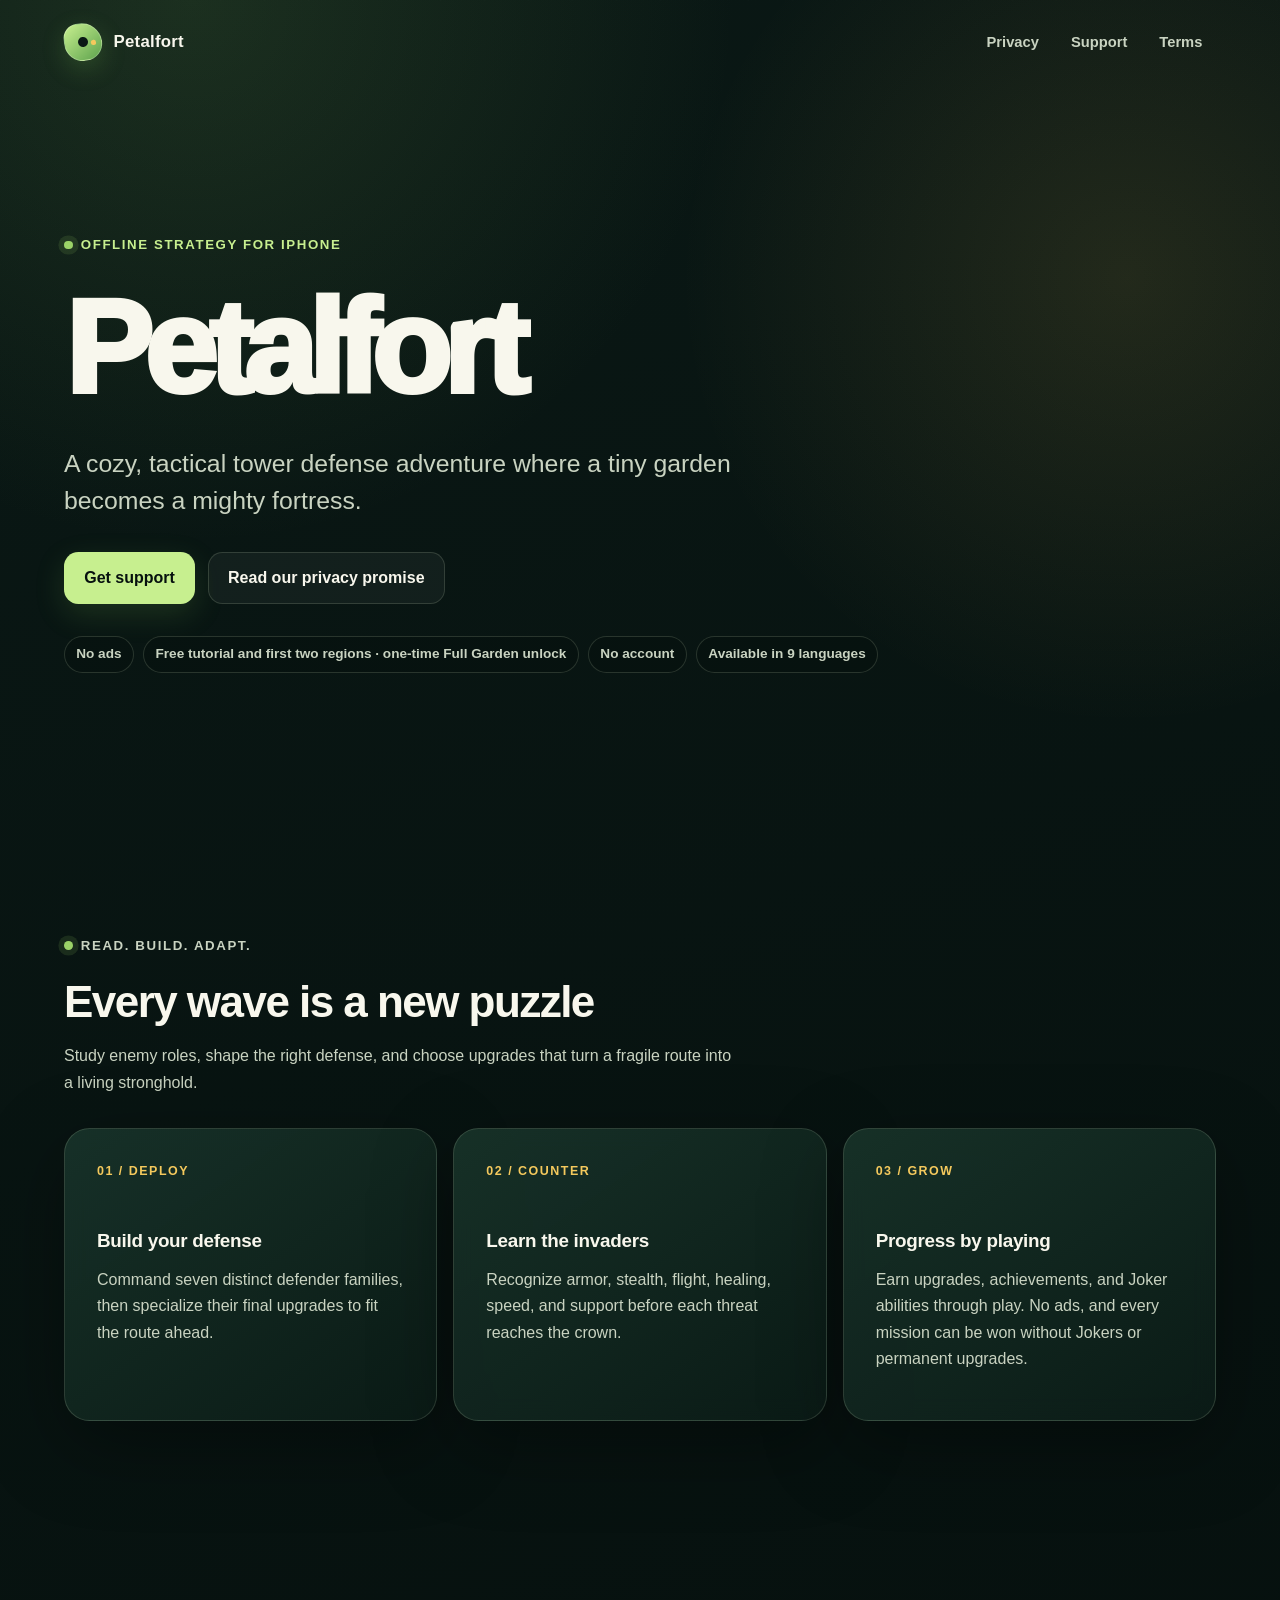
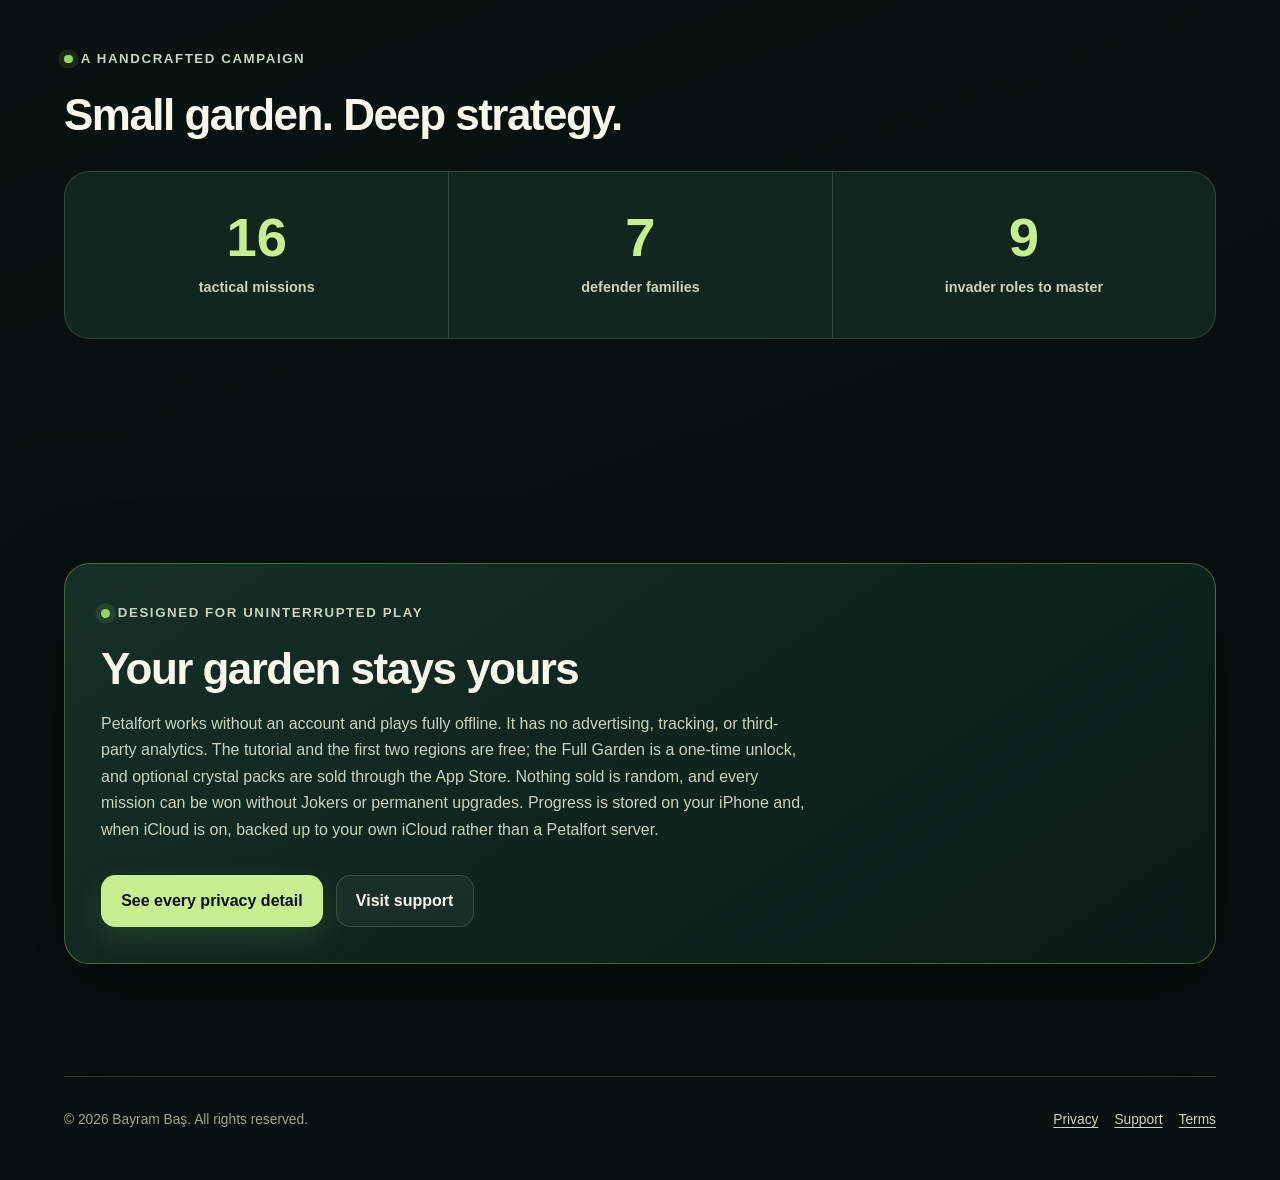
<file: index.html>
<!doctype html>
<html lang="en">
<head>
  <meta charset="utf-8">
  <meta name="viewport" content="width=device-width, initial-scale=1">
  <meta name="description" content="Meet Petalfort, an offline tower defense game for iPhone with 16 tactical missions, seven defender families, no ads, and a free tutorial and first two regions.">
  <meta name="theme-color" content="#0a1815">
  <meta name="robots" content="index,follow,max-image-preview:large">
  <meta http-equiv="Content-Security-Policy" content="default-src 'none'; style-src 'self'; img-src 'self' data:; base-uri 'none'; form-action 'none'; frame-ancestors 'none'">
  <title>Petalfort — Offline Tower Defense for iPhone</title>
  <link rel="canonical" href="https://bayrambas255.github.io/petalfort/">
  <link rel="alternate" hreflang="en" href="https://bayrambas255.github.io/petalfort/">
  <link rel="alternate" hreflang="x-default" href="https://bayrambas255.github.io/petalfort/">
  <link rel="stylesheet" href="assets/styles.css">
  <link rel="icon" href="favicon.svg" type="image/svg+xml">
  <meta property="og:type" content="website">
  <meta property="og:site_name" content="Petalfort">
  <meta property="og:title" content="Petalfort — Offline Tower Defense for iPhone">
  <meta property="og:description" content="Build a living fortress and outsmart every wave across 16 handcrafted missions.">
  <meta property="og:url" content="https://bayrambas255.github.io/petalfort/">
  <meta property="og:locale" content="en_US">
</head>
<body>
  <a class="skip-link" href="#main-content">Skip to main content</a>
  <header class="site-header">
    <a class="brand" href="./" aria-label="Petalfort home">
      <span class="brand-mark" aria-hidden="true"></span>
      <span>Petalfort</span>
    </a>
    <nav aria-label="Primary navigation">
      <ul class="site-nav">
        <li><a href="privacy/">Privacy</a></li>
        <li><a href="support/">Support</a></li>
        <li><a href="terms/">Terms</a></li>
      </ul>
    </nav>
  </header>

  <main id="main-content">
    <section class="hero" aria-labelledby="hero-title">
      <div class="hero-inner">
        <p class="eyebrow">Offline strategy for iPhone</p>
        <h1 id="hero-title">Petalfort</h1>
        <p class="hero-lede">A cozy, tactical tower defense adventure where a tiny garden becomes a mighty fortress.</p>
        <div class="hero-actions">
          <a class="button" href="support/">Get support</a>
          <a class="button button-secondary" href="privacy/">Read our privacy promise</a>
        </div>
        <ul class="trust-list" aria-label="Product highlights">
          <li>No ads</li>
          <li>Free tutorial and first two regions · one-time Full Garden unlock</li>
          <li>No account</li>
          <li>Available in 9 languages</li>
        </ul>
      </div>
    </section>

    <section class="section" aria-labelledby="defense-title">
      <div class="section-intro">
        <p class="eyebrow">Read. Build. Adapt.</p>
        <h2 id="defense-title">Every wave is a new puzzle</h2>
        <p>Study enemy roles, shape the right defense, and choose upgrades that turn a fragile route into a living stronghold.</p>
      </div>
      <div class="card-grid">
        <article class="card">
          <span class="card-index" aria-hidden="true">01 / DEPLOY</span>
          <h3>Build your defense</h3>
          <p>Command seven distinct defender families, then specialize their final upgrades to fit the route ahead.</p>
        </article>
        <article class="card">
          <span class="card-index" aria-hidden="true">02 / COUNTER</span>
          <h3>Learn the invaders</h3>
          <p>Recognize armor, stealth, flight, healing, speed, and support before each threat reaches the crown.</p>
        </article>
        <article class="card">
          <span class="card-index" aria-hidden="true">03 / GROW</span>
          <h3>Progress by playing</h3>
          <p>Earn upgrades, achievements, and Joker abilities through play. No ads, and every mission can be won without Jokers or permanent upgrades.</p>
        </article>
      </div>
    </section>

    <section class="section" aria-labelledby="campaign-title">
      <div class="section-intro">
        <p class="eyebrow">A handcrafted campaign</p>
        <h2 id="campaign-title">Small garden. Deep strategy.</h2>
      </div>
      <div class="fact-band" aria-label="Campaign facts">
        <div class="fact"><strong>16</strong><span>tactical missions</span></div>
        <div class="fact"><strong>7</strong><span>defender families</span></div>
        <div class="fact"><strong>9</strong><span>invader roles to master</span></div>
      </div>
    </section>

    <section class="section" aria-labelledby="privacy-first-title">
      <div class="callout">
        <p class="eyebrow">Designed for uninterrupted play</p>
        <h2 id="privacy-first-title">Your garden stays yours</h2>
        <p>Petalfort works without an account and plays fully offline. It has no advertising, tracking, or third-party analytics. The tutorial and the first two regions are free; the Full Garden is a one-time unlock, and optional crystal packs are sold through the App Store. Nothing sold is random, and every mission can be won without Jokers or permanent upgrades. Progress is stored on your iPhone and, when iCloud is on, backed up to your own iCloud rather than a Petalfort server.</p>
        <div class="hero-actions">
          <a class="button" href="privacy/">See every privacy detail</a>
          <a class="button button-secondary" href="support/">Visit support</a>
        </div>
      </div>
    </section>
  </main>

  <footer class="site-footer">
    <span>© 2026 Bayram Baş. All rights reserved.</span>
    <ul class="footer-links">
      <li><a href="privacy/">Privacy</a></li>
      <li><a href="support/">Support</a></li>
      <li><a href="terms/">Terms</a></li>
    </ul>
  </footer>
</body>
</html>
</file>
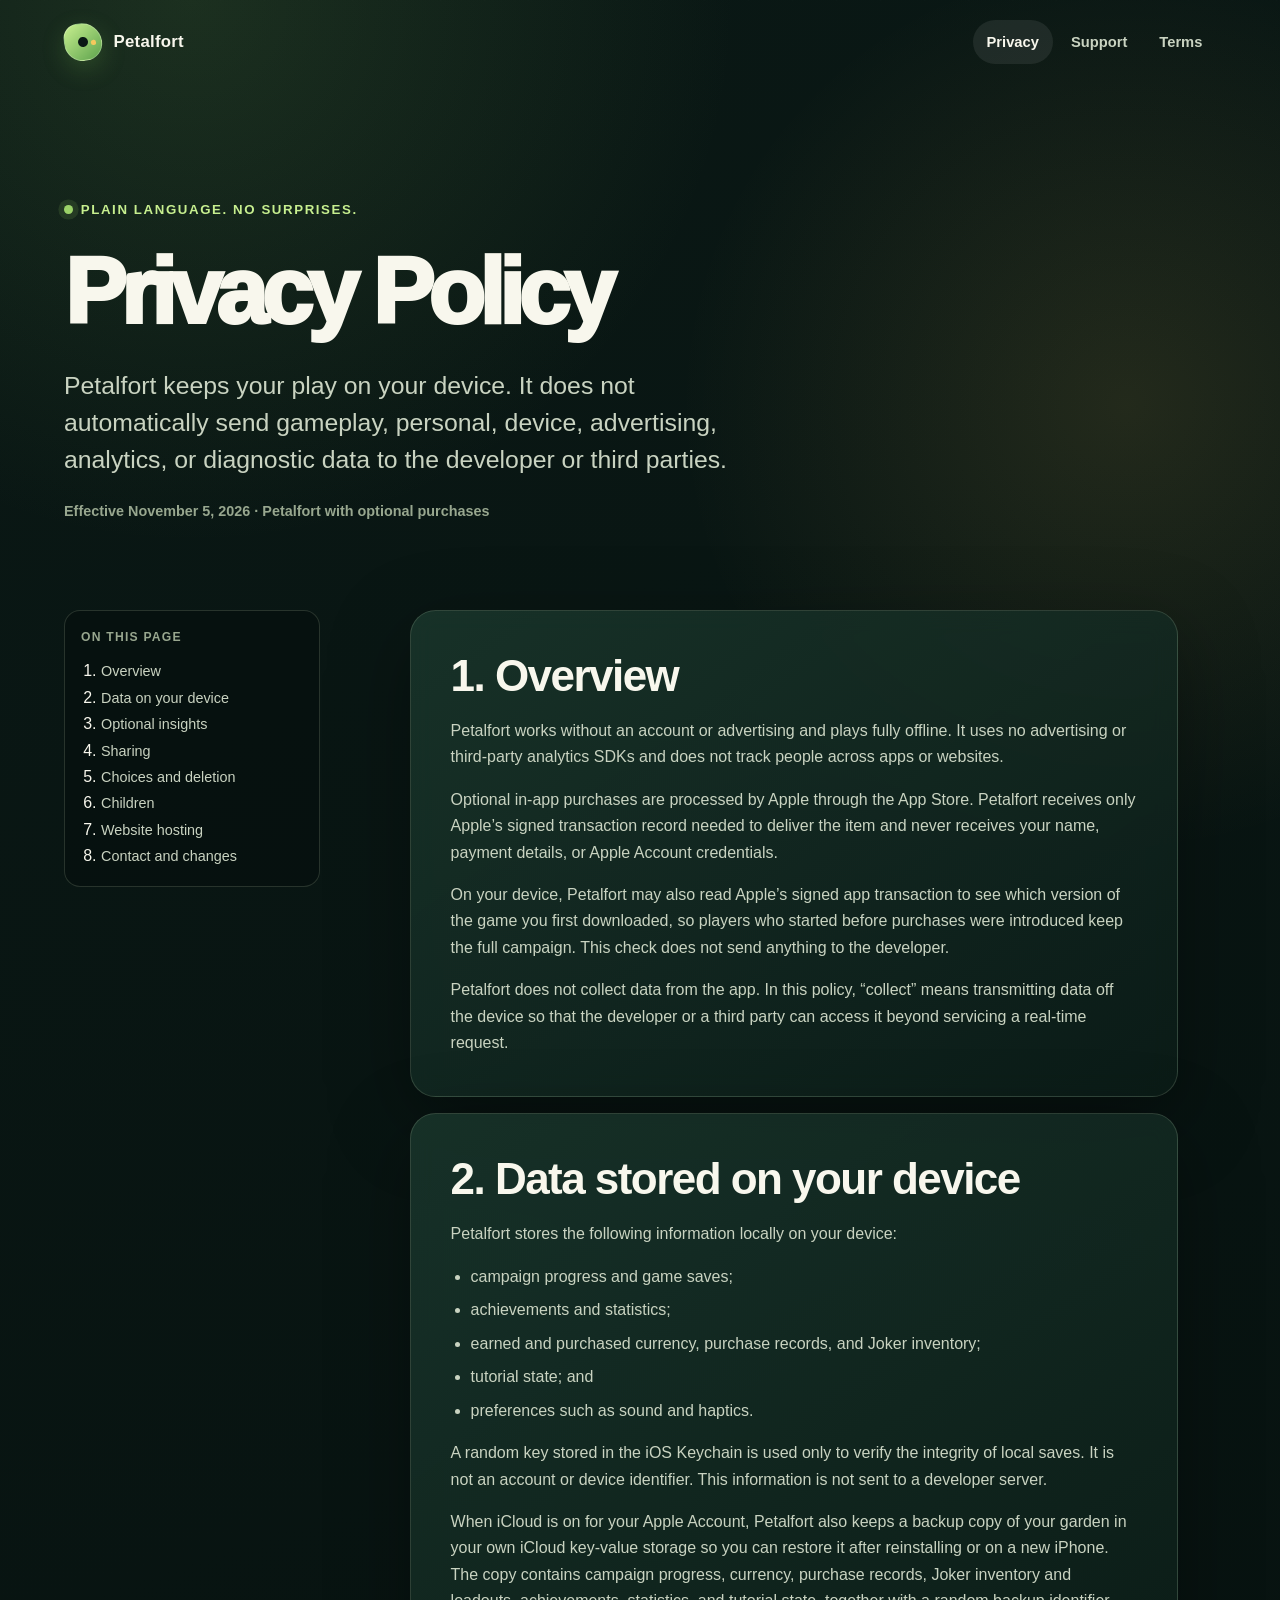
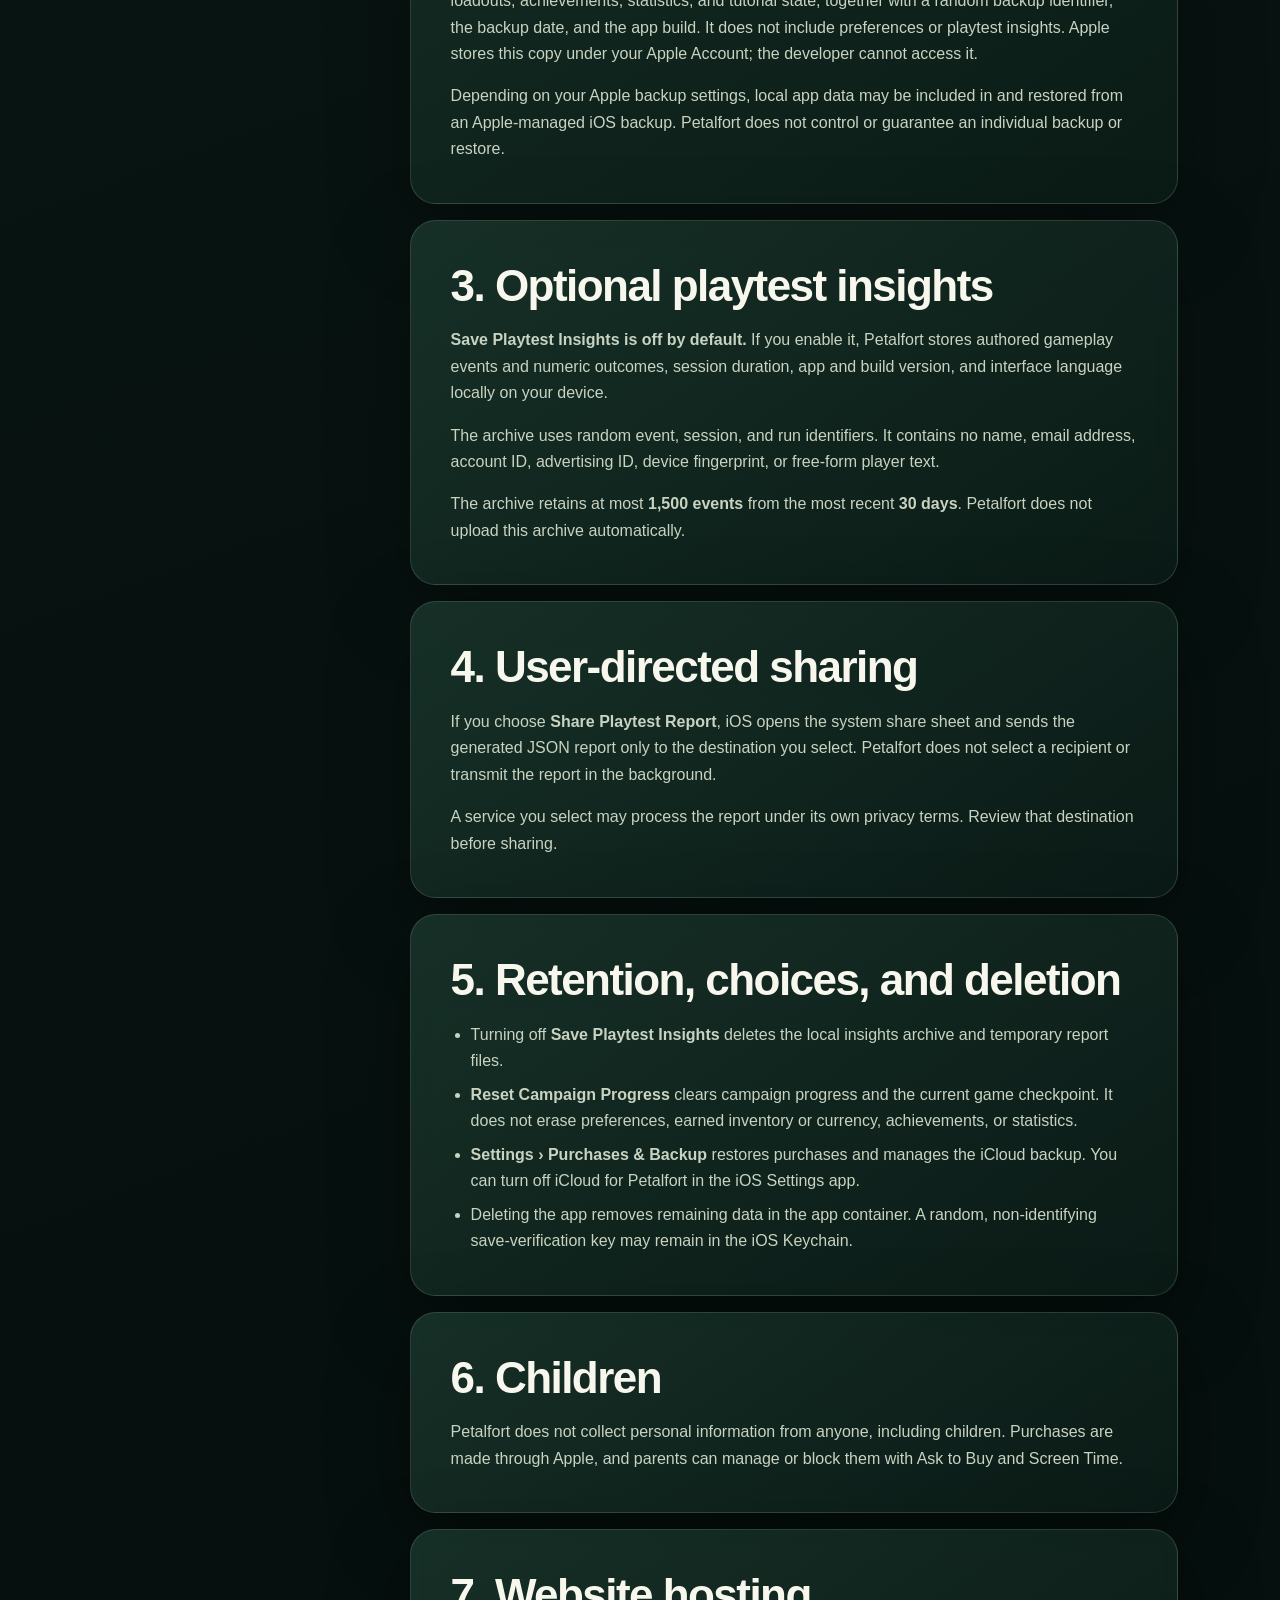
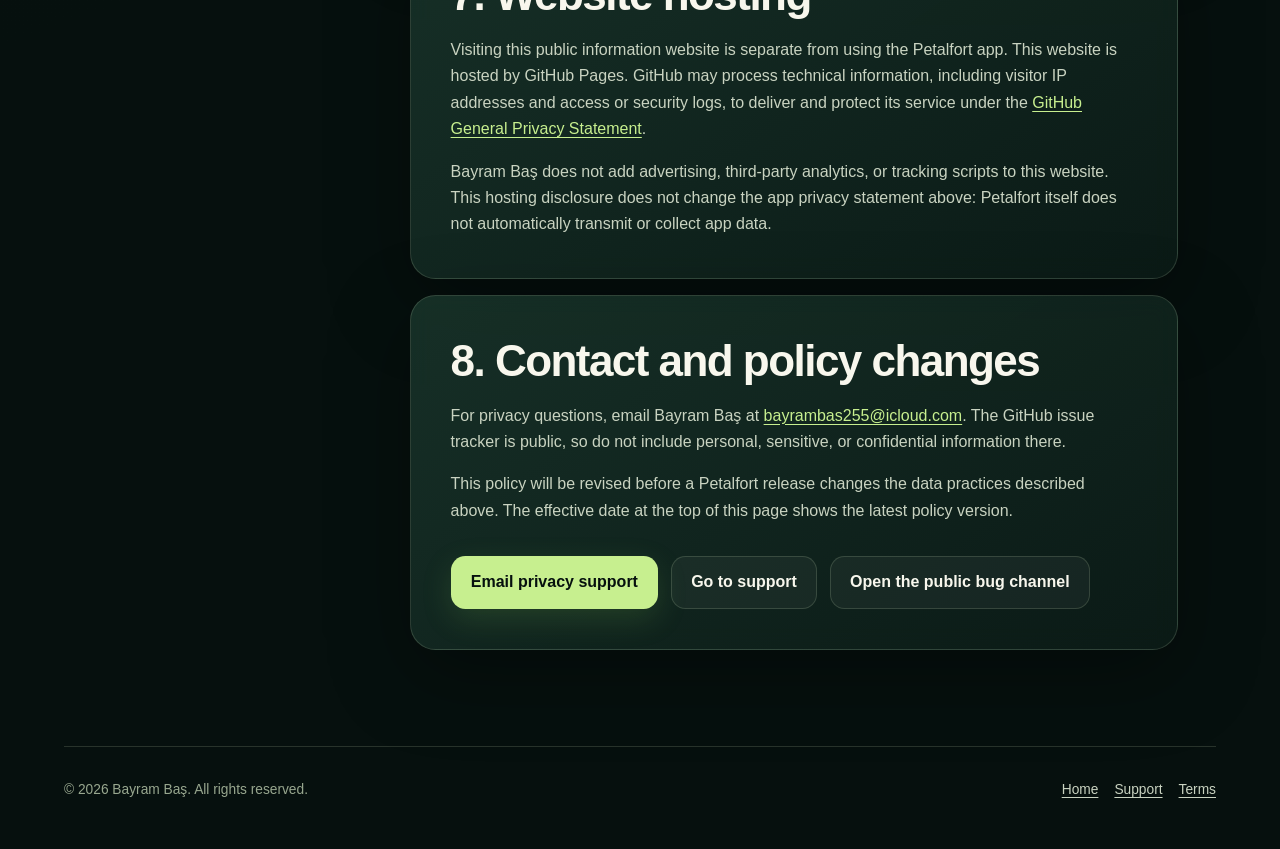
<file: privacy/index.html>
<!doctype html>
<html lang="en">
<head>
  <meta charset="utf-8">
  <meta name="viewport" content="width=device-width, initial-scale=1">
  <meta name="description" content="Petalfort privacy policy: no account, ads, tracking, third-party analytics, or automatic data collection. Learn what stays locally on your device.">
  <meta name="theme-color" content="#0a1815">
  <meta name="robots" content="index,follow">
  <meta http-equiv="Content-Security-Policy" content="default-src 'none'; style-src 'self'; img-src 'self' data:; base-uri 'none'; form-action 'none'; frame-ancestors 'none'">
  <title>Privacy Policy — Petalfort</title>
  <link rel="canonical" href="https://bayrambas255.github.io/petalfort/privacy/">
  <link rel="alternate" hreflang="en" href="https://bayrambas255.github.io/petalfort/privacy/">
  <link rel="alternate" hreflang="x-default" href="https://bayrambas255.github.io/petalfort/privacy/">
  <link rel="stylesheet" href="../assets/styles.css">
  <link rel="icon" href="../favicon.svg" type="image/svg+xml">
  <meta property="og:type" content="article">
  <meta property="og:site_name" content="Petalfort">
  <meta property="og:title" content="Privacy Policy — Petalfort">
  <meta property="og:description" content="Clear, local-first privacy information for Petalfort players.">
  <meta property="og:url" content="https://bayrambas255.github.io/petalfort/privacy/">
  <meta property="og:locale" content="en_US">
</head>
<body>
  <a class="skip-link" href="#main-content">Skip to main content</a>
  <header class="site-header">
    <a class="brand" href="../" aria-label="Petalfort home">
      <span class="brand-mark" aria-hidden="true"></span>
      <span>Petalfort</span>
    </a>
    <nav aria-label="Primary navigation">
      <ul class="site-nav">
        <li><a href="./" aria-current="page">Privacy</a></li>
        <li><a href="../support/">Support</a></li>
        <li><a href="../terms/">Terms</a></li>
      </ul>
    </nav>
  </header>

  <main id="main-content">
    <header class="page-hero">
      <p class="eyebrow">Plain language. No surprises.</p>
      <h1>Privacy Policy</h1>
      <p class="page-lede">Petalfort keeps your play on your device. It does not automatically send gameplay, personal, device, advertising, analytics, or diagnostic data to the developer or third parties.</p>
      <p class="meta-line">Effective November 5, 2026 · Petalfort with optional purchases</p>
    </header>

    <div class="reading-layout">
      <nav class="contents" aria-label="Privacy policy contents">
        <p>On this page</p>
        <ol>
          <li><a href="#overview">Overview</a></li>
          <li><a href="#local-data">Data on your device</a></li>
          <li><a href="#insights">Optional insights</a></li>
          <li><a href="#sharing">Sharing</a></li>
          <li><a href="#choices">Choices and deletion</a></li>
          <li><a href="#children">Children</a></li>
          <li><a href="#website">Website hosting</a></li>
          <li><a href="#contact">Contact and changes</a></li>
        </ol>
      </nav>

      <article class="prose">
        <section class="prose-card" id="overview">
          <h2>1. Overview</h2>
          <p>Petalfort works without an account or advertising and plays fully offline. It uses no advertising or third-party analytics SDKs and does not track people across apps or websites.</p>
          <p>Optional in-app purchases are processed by Apple through the App Store. Petalfort receives only Apple’s signed transaction record needed to deliver the item and never receives your name, payment details, or Apple Account credentials.</p>
          <p>On your device, Petalfort may also read Apple’s signed app transaction to see which version of the game you first downloaded, so players who started before purchases were introduced keep the full campaign. This check does not send anything to the developer.</p>
          <p>Petalfort does not collect data from the app. In this policy, “collect” means transmitting data off the device so that the developer or a third party can access it beyond servicing a real-time request.</p>
        </section>

        <section class="prose-card" id="local-data">
          <h2>2. Data stored on your device</h2>
          <p>Petalfort stores the following information locally on your device:</p>
          <ul>
            <li>campaign progress and game saves;</li>
            <li>achievements and statistics;</li>
            <li>earned and purchased currency, purchase records, and Joker inventory;</li>
            <li>tutorial state; and</li>
            <li>preferences such as sound and haptics.</li>
          </ul>
          <p>A random key stored in the iOS Keychain is used only to verify the integrity of local saves. It is not an account or device identifier. This information is not sent to a developer server.</p>
          <p>When iCloud is on for your Apple Account, Petalfort also keeps a backup copy of your garden in your own iCloud key-value storage so you can restore it after reinstalling or on a new iPhone. The copy contains campaign progress, currency, purchase records, Joker inventory and loadouts, achievements, statistics, and tutorial state, together with a random backup identifier, the backup date, and the app build. It does not include preferences or playtest insights. Apple stores this copy under your Apple Account; the developer cannot access it.</p>
          <p>Depending on your Apple backup settings, local app data may be included in and restored from an Apple-managed iOS backup. Petalfort does not control or guarantee an individual backup or restore.</p>
        </section>

        <section class="prose-card" id="insights">
          <h2>3. Optional playtest insights</h2>
          <p><strong>Save Playtest Insights is off by default.</strong> If you enable it, Petalfort stores authored gameplay events and numeric outcomes, session duration, app and build version, and interface language locally on your device.</p>
          <p>The archive uses random event, session, and run identifiers. It contains no name, email address, account ID, advertising ID, device fingerprint, or free-form player text.</p>
          <p>The archive retains at most <strong>1,500 events</strong> from the most recent <strong>30 days</strong>. Petalfort does not upload this archive automatically.</p>
        </section>

        <section class="prose-card" id="sharing">
          <h2>4. User-directed sharing</h2>
          <p>If you choose <strong>Share Playtest Report</strong>, iOS opens the system share sheet and sends the generated JSON report only to the destination you select. Petalfort does not select a recipient or transmit the report in the background.</p>
          <p>A service you select may process the report under its own privacy terms. Review that destination before sharing.</p>
        </section>

        <section class="prose-card" id="choices">
          <h2>5. Retention, choices, and deletion</h2>
          <ul>
            <li>Turning off <strong>Save Playtest Insights</strong> deletes the local insights archive and temporary report files.</li>
            <li><strong>Reset Campaign Progress</strong> clears campaign progress and the current game checkpoint. It does not erase preferences, earned inventory or currency, achievements, or statistics.</li>
            <li><strong>Settings › Purchases &amp; Backup</strong> restores purchases and manages the iCloud backup. You can turn off iCloud for Petalfort in the iOS Settings app.</li>
            <li>Deleting the app removes remaining data in the app container. A random, non-identifying save-verification key may remain in the iOS Keychain.</li>
          </ul>
        </section>

        <section class="prose-card" id="children">
          <h2>6. Children</h2>
          <p>Petalfort does not collect personal information from anyone, including children. Purchases are made through Apple, and parents can manage or block them with Ask to Buy and Screen Time.</p>
        </section>

        <section class="prose-card" id="website">
          <h2>7. Website hosting</h2>
          <p>Visiting this public information website is separate from using the Petalfort app. This website is hosted by GitHub Pages. GitHub may process technical information, including visitor IP addresses and access or security logs, to deliver and protect its service under the <a href="https://docs.github.com/en/site-policy/privacy-policies/github-general-privacy-statement">GitHub General Privacy Statement</a>.</p>
          <p>Bayram Baş does not add advertising, third-party analytics, or tracking scripts to this website. This hosting disclosure does not change the app privacy statement above: Petalfort itself does not automatically transmit or collect app data.</p>
        </section>

        <section class="prose-card" id="contact">
          <h2>8. Contact and policy changes</h2>
          <p>For privacy questions, email Bayram Baş at <a href="mailto:bayrambas255@icloud.com">bayrambas255@icloud.com</a>. The GitHub issue tracker is public, so do not include personal, sensitive, or confidential information there.</p>
          <p>This policy will be revised before a Petalfort release changes the data practices described above. The effective date at the top of this page shows the latest policy version.</p>
          <div class="hero-actions">
            <a class="button" href="mailto:bayrambas255@icloud.com">Email privacy support</a>
            <a class="button button-secondary" href="../support/">Go to support</a>
            <a class="button button-secondary" href="https://github.com/bayrambas255/petalfort/issues/new/choose">Open the public bug channel</a>
          </div>
        </section>
      </article>
    </div>
  </main>

  <footer class="site-footer">
    <span>© 2026 Bayram Baş. All rights reserved.</span>
    <ul class="footer-links">
      <li><a href="../">Home</a></li>
      <li><a href="../support/">Support</a></li>
      <li><a href="../terms/">Terms</a></li>
    </ul>
  </footer>
</body>
</html>
</file>
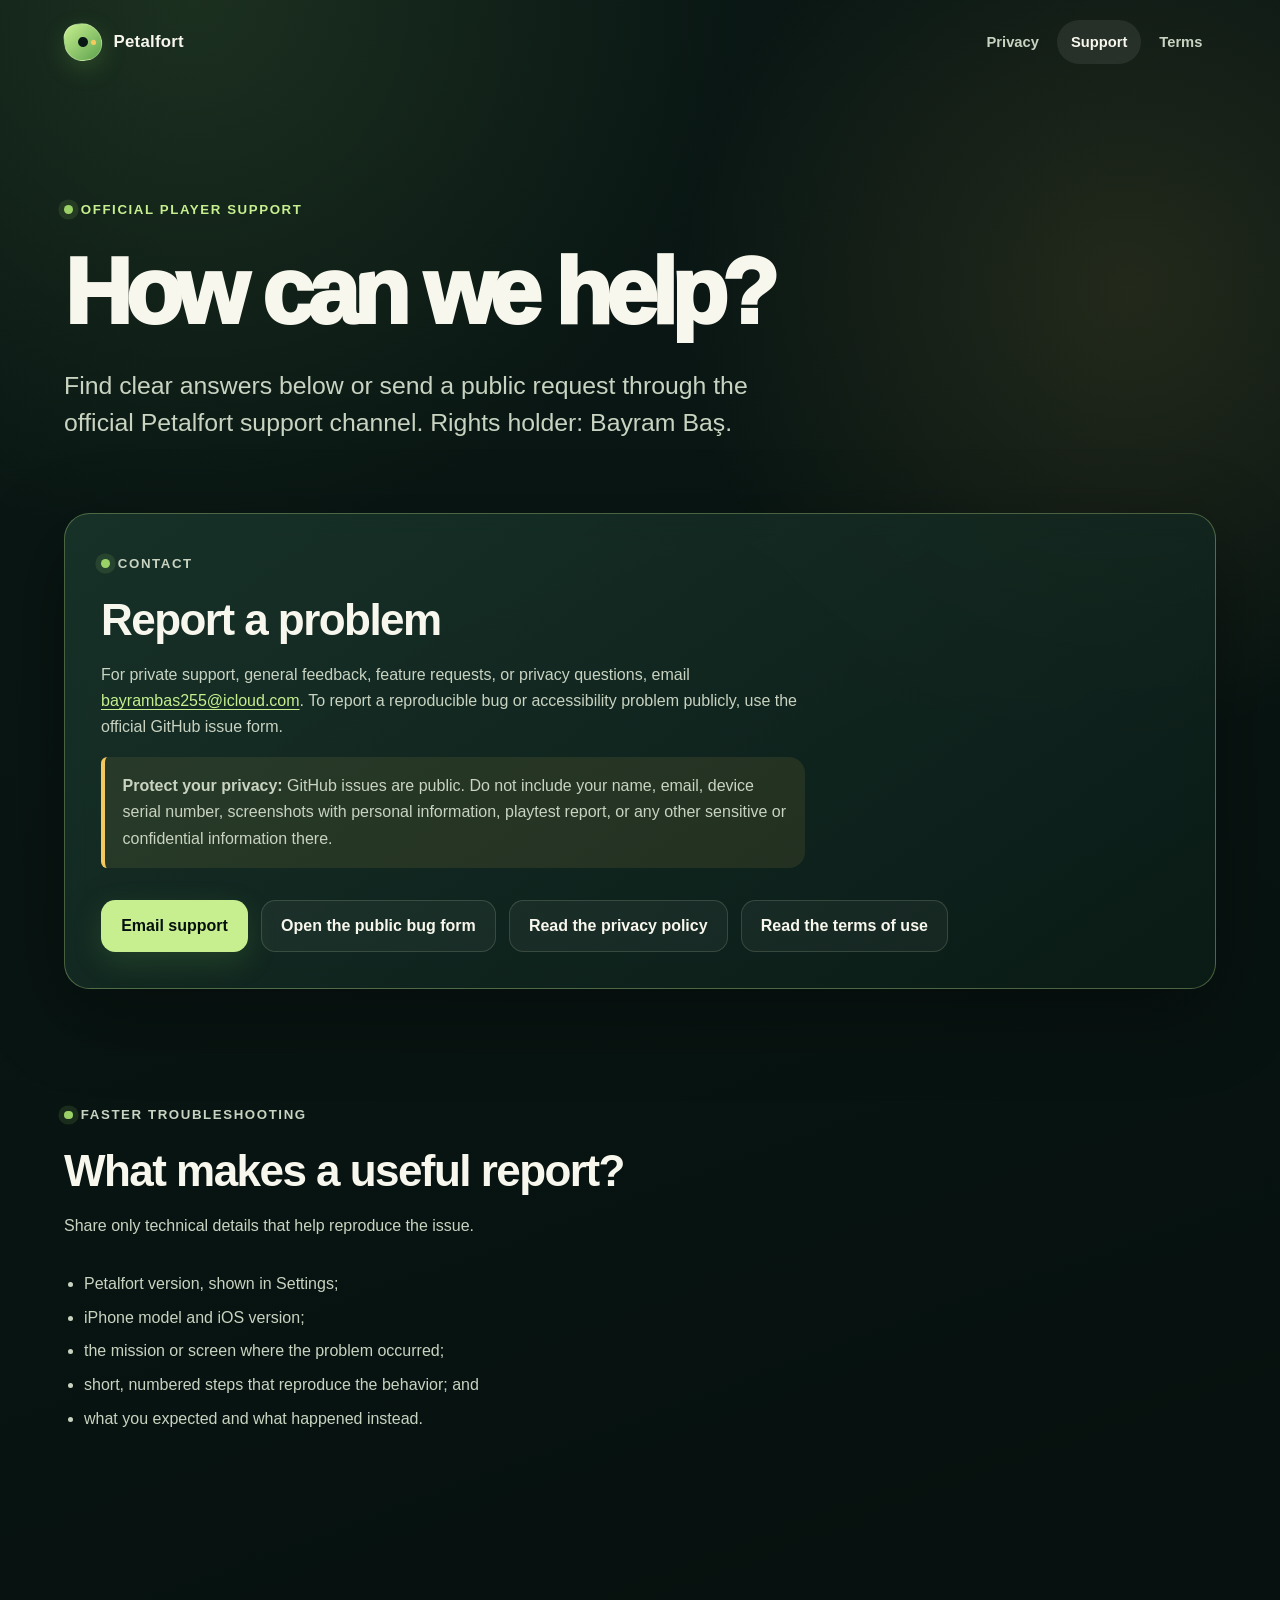
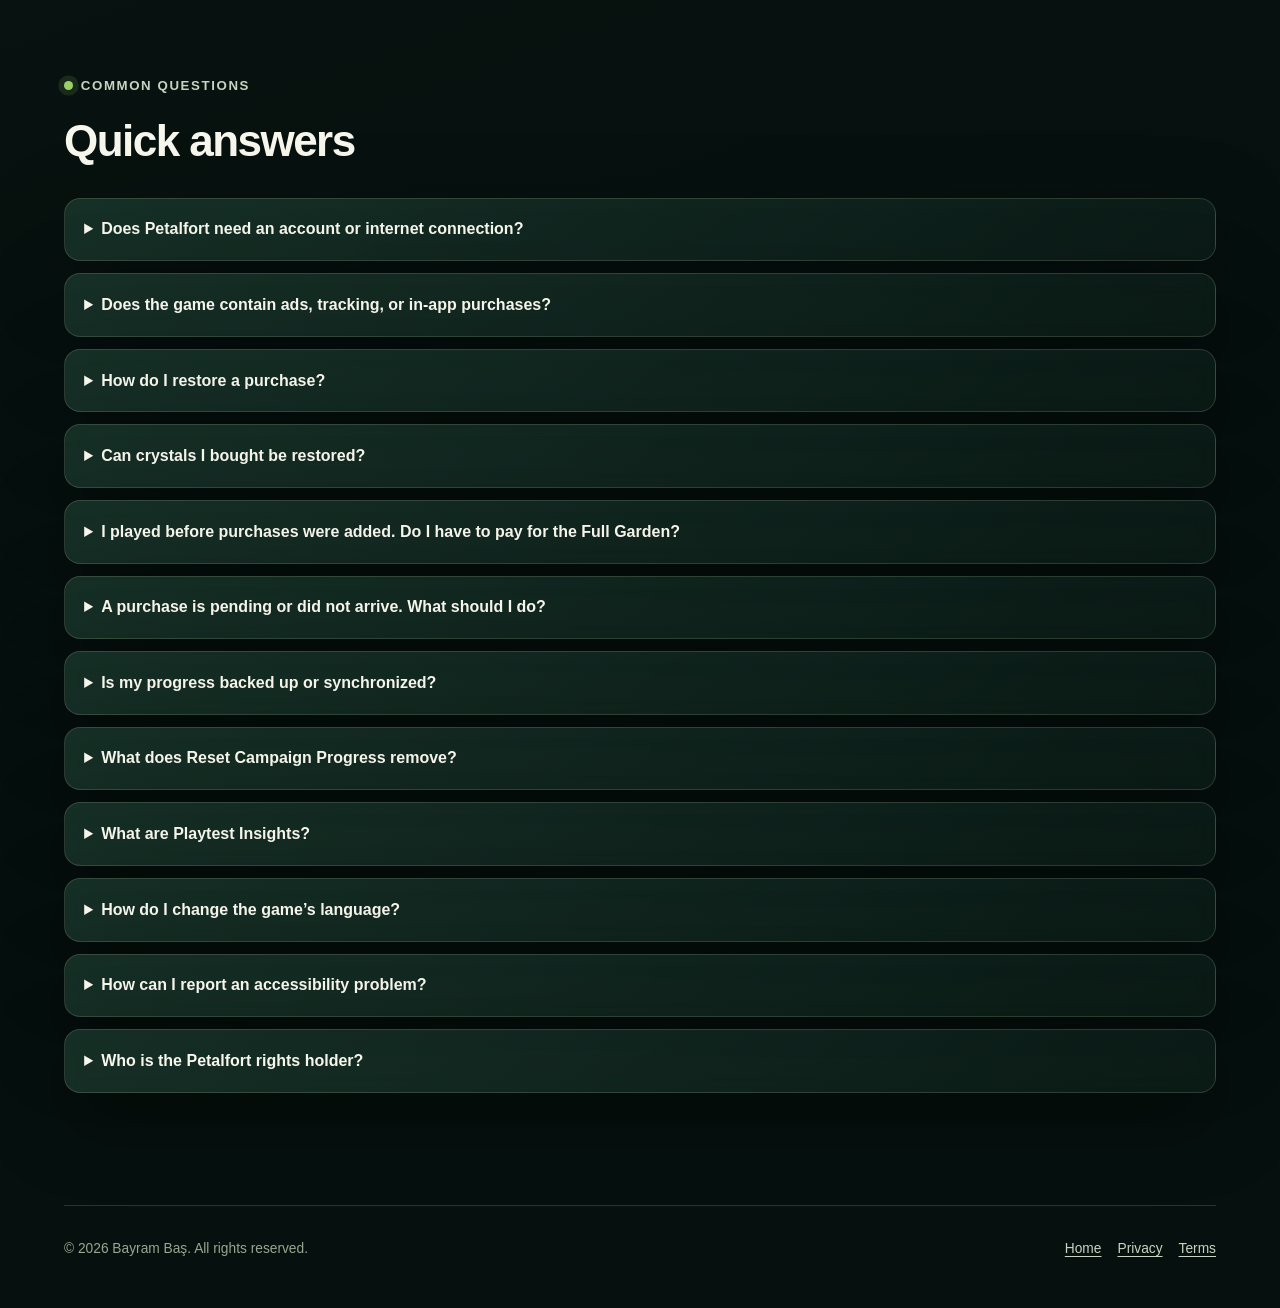
<file: support/index.html>
<!doctype html>
<html lang="en">
<head>
  <meta charset="utf-8">
  <meta name="viewport" content="width=device-width, initial-scale=1">
  <meta name="description" content="Official Petalfort support: troubleshooting, save and privacy answers, and a public channel for reporting issues. Rights holder: Bayram Baş.">
  <meta name="theme-color" content="#0a1815">
  <meta name="robots" content="index,follow">
  <meta http-equiv="Content-Security-Policy" content="default-src 'none'; style-src 'self'; img-src 'self' data:; base-uri 'none'; form-action 'none'; frame-ancestors 'none'">
  <title>Support — Petalfort</title>
  <link rel="canonical" href="https://bayrambas255.github.io/petalfort/support/">
  <link rel="alternate" hreflang="en" href="https://bayrambas255.github.io/petalfort/support/">
  <link rel="alternate" hreflang="x-default" href="https://bayrambas255.github.io/petalfort/support/">
  <link rel="stylesheet" href="../assets/styles.css">
  <link rel="icon" href="../favicon.svg" type="image/svg+xml">
  <meta property="og:type" content="website">
  <meta property="og:site_name" content="Petalfort">
  <meta property="og:title" content="Support — Petalfort">
  <meta property="og:description" content="Answers, troubleshooting, and the official public support channel for Petalfort.">
  <meta property="og:url" content="https://bayrambas255.github.io/petalfort/support/">
  <meta property="og:locale" content="en_US">
</head>
<body>
  <a class="skip-link" href="#main-content">Skip to main content</a>
  <header class="site-header">
    <a class="brand" href="../" aria-label="Petalfort home">
      <span class="brand-mark" aria-hidden="true"></span>
      <span>Petalfort</span>
    </a>
    <nav aria-label="Primary navigation">
      <ul class="site-nav">
        <li><a href="../privacy/">Privacy</a></li>
        <li><a href="./" aria-current="page">Support</a></li>
        <li><a href="../terms/">Terms</a></li>
      </ul>
    </nav>
  </header>

  <main id="main-content">
    <header class="page-hero">
      <p class="eyebrow">Official player support</p>
      <h1>How can we help?</h1>
      <p class="page-lede">Find clear answers below or send a public request through the official Petalfort support channel. Rights holder: Bayram Baş.</p>
    </header>

    <section class="callout" aria-labelledby="contact-title">
      <p class="eyebrow">Contact</p>
      <h2 id="contact-title">Report a problem</h2>
      <p>For private support, general feedback, feature requests, or privacy questions, email <a href="mailto:bayrambas255@icloud.com">bayrambas255@icloud.com</a>. To report a reproducible bug or accessibility problem publicly, use the official GitHub issue form.</p>
      <p class="notice"><strong>Protect your privacy:</strong> GitHub issues are public. Do not include your name, email, device serial number, screenshots with personal information, playtest report, or any other sensitive or confidential information there.</p>
      <div class="hero-actions">
        <a class="button" href="mailto:bayrambas255@icloud.com">Email support</a>
        <a class="button button-secondary" href="https://github.com/bayrambas255/petalfort/issues/new/choose">Open the public bug form</a>
        <a class="button button-secondary" href="../privacy/">Read the privacy policy</a>
        <a class="button button-secondary" href="../terms/">Read the terms of use</a>
      </div>
    </section>

    <section class="section" aria-labelledby="useful-report-title">
      <div class="section-intro">
        <p class="eyebrow">Faster troubleshooting</p>
        <h2 id="useful-report-title">What makes a useful report?</h2>
        <p>Share only technical details that help reproduce the issue.</p>
      </div>
      <ul class="support-checklist">
        <li>Petalfort version, shown in Settings;</li>
        <li>iPhone model and iOS version;</li>
        <li>the mission or screen where the problem occurred;</li>
        <li>short, numbered steps that reproduce the behavior; and</li>
        <li>what you expected and what happened instead.</li>
      </ul>
    </section>

    <section class="section faq" aria-labelledby="faq-title">
      <div class="section-intro">
        <p class="eyebrow">Common questions</p>
        <h2 id="faq-title">Quick answers</h2>
      </div>

      <details>
        <summary>Does Petalfort need an account or internet connection?</summary>
        <p>No. Petalfort works without an account and plays fully offline. Purchases and the optional iCloud backup use your Apple Account through the App Store and iCloud.</p>
      </details>
      <details>
        <summary>Does the game contain ads, tracking, or in-app purchases?</summary>
        <p>Petalfort has no advertising, tracking, or third-party analytics. The tutorial and the first two regions are free. The Full Garden (the last two regions) is a one-time purchase, and crystal packs are optional. Nothing sold is random, and every mission can be won without Jokers or permanent upgrades.</p>
      </details>
      <details>
        <summary>How do I restore a purchase?</summary>
        <p>Open Settings › Purchases &amp; Backup › Restore Purchases while signed in with the Apple Account you bought with. The Full Garden and the Starter Pack are one-time purchases and are also restored automatically on a new install.</p>
      </details>
      <details>
        <summary>Can crystals I bought be restored?</summary>
        <p>Crystal packs are consumable, so the App Store cannot restore them the way it restores one-time purchases. Your crystals are kept in your garden: when iCloud is on, they are included in your iCloud backup and come back when you restore it. If iCloud is off and the app is deleted, unspent crystals cannot be recovered.</p>
      </details>
      <details>
        <summary>I played before purchases were added. Do I have to pay for the Full Garden?</summary>
        <p>No. If you first downloaded Petalfort from the App Store before in-app purchases were introduced, or your saved garden had already reached a Full Garden mission, the full campaign stays open for you at no cost.</p>
      </details>
      <details>
        <summary>A purchase is pending or did not arrive. What should I do?</summary>
        <p>If Ask to Buy is on, the item is delivered after it is approved; open Petalfort to receive it. If a purchase was interrupted, reopen Petalfort; the App Store delivers unfinished purchases automatically. If an item is still missing, use Restore Purchases, then email support. For refunds, use Apple’s <a href="https://reportaproblem.apple.com">Report a Problem</a> page.</p>
      </details>
      <details>
        <summary>Is my progress backed up or synchronized?</summary>
        <p>When iCloud is on, Petalfort backs up your garden — progress, crystals, purchases, Jokers, achievements, and statistics — to your own iCloud. You can also back up right away from Settings › Purchases &amp; Backup. After a reinstall or on a new iPhone, the game offers to restore it. Petalfort never overwrites a different iCloud garden without asking. There is no developer server or account.</p>
      </details>
      <details>
        <summary>What does Reset Campaign Progress remove?</summary>
        <p>It clears campaign progress and the current game checkpoint. It does not erase preferences, earned inventory or currency, achievements, or statistics.</p>
      </details>
      <details>
        <summary>What are Playtest Insights?</summary>
        <p>They are an optional local archive of authored gameplay events and numeric outcomes. The setting is off by default. Petalfort retains at most 1,500 events from the latest 30 days and never uploads the archive automatically. A report leaves the device only when you explicitly use the iOS share sheet and select a destination.</p>
      </details>
      <details>
        <summary>How do I change the game’s language?</summary>
        <p>Petalfort is available in English, Japanese, Korean, Spanish (Latin America), Portuguese (Brazil), Traditional Chinese, Turkish, French (Canada), and Arabic. Open Settings › Language in the game, or the iOS Settings app › Apps › Petalfort › Language, and choose a language. The privacy policy and this website are in English.</p>
      </details>
      <details>
        <summary>How can I report an accessibility problem?</summary>
        <p>Use the support form above and choose the accessibility category. Include the iPhone model, iOS version, text-size or accessibility setting involved, the affected screen, and reproduction steps. Do not include personal information.</p>
      </details>
      <details>
        <summary>Who is the Petalfort rights holder?</summary>
        <p>The rights holder is Bayram Baş. This page, <a href="mailto:bayrambas255@icloud.com">bayrambas255@icloud.com</a>, and the linked public issue tracker are the official support channels.</p>
      </details>
    </section>
  </main>

  <footer class="site-footer">
    <span>© 2026 Bayram Baş. All rights reserved.</span>
    <ul class="footer-links">
      <li><a href="../">Home</a></li>
      <li><a href="../privacy/">Privacy</a></li>
      <li><a href="../terms/">Terms</a></li>
    </ul>
  </footer>
</body>
</html>
</file>
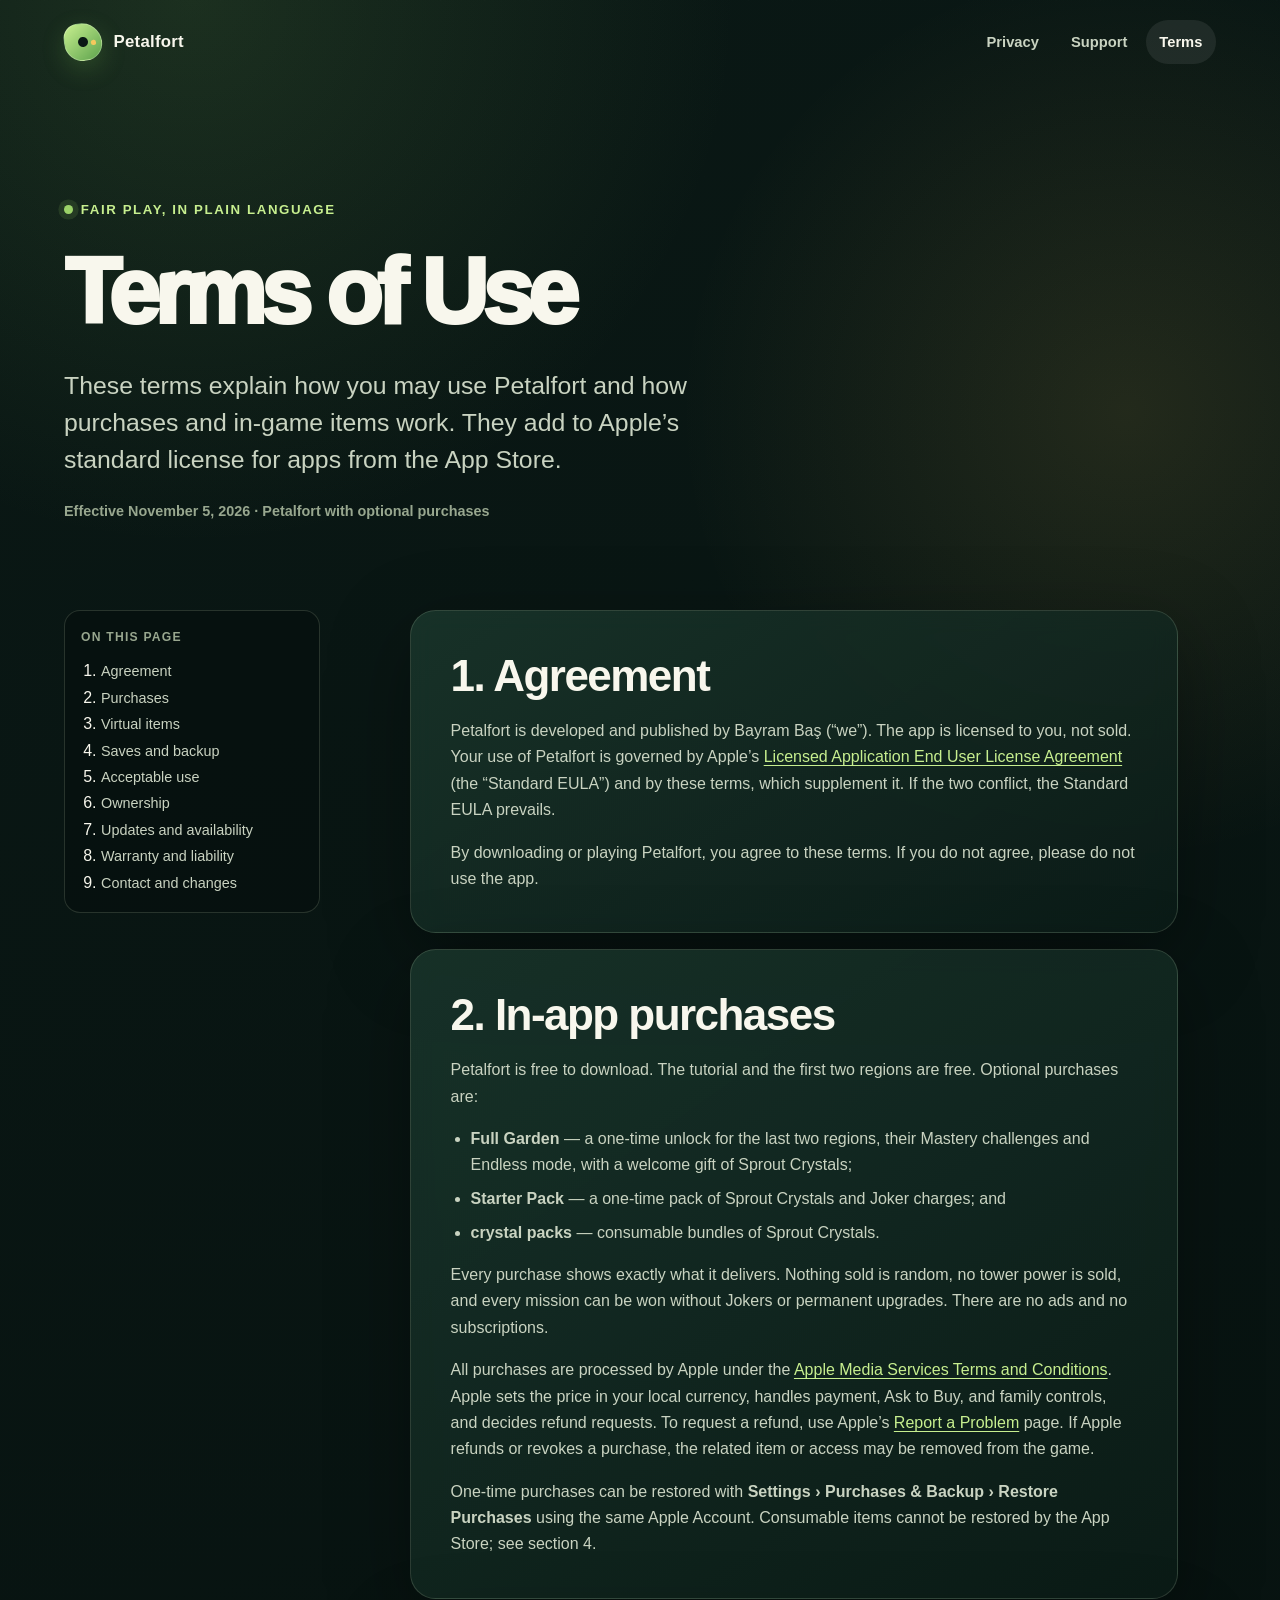
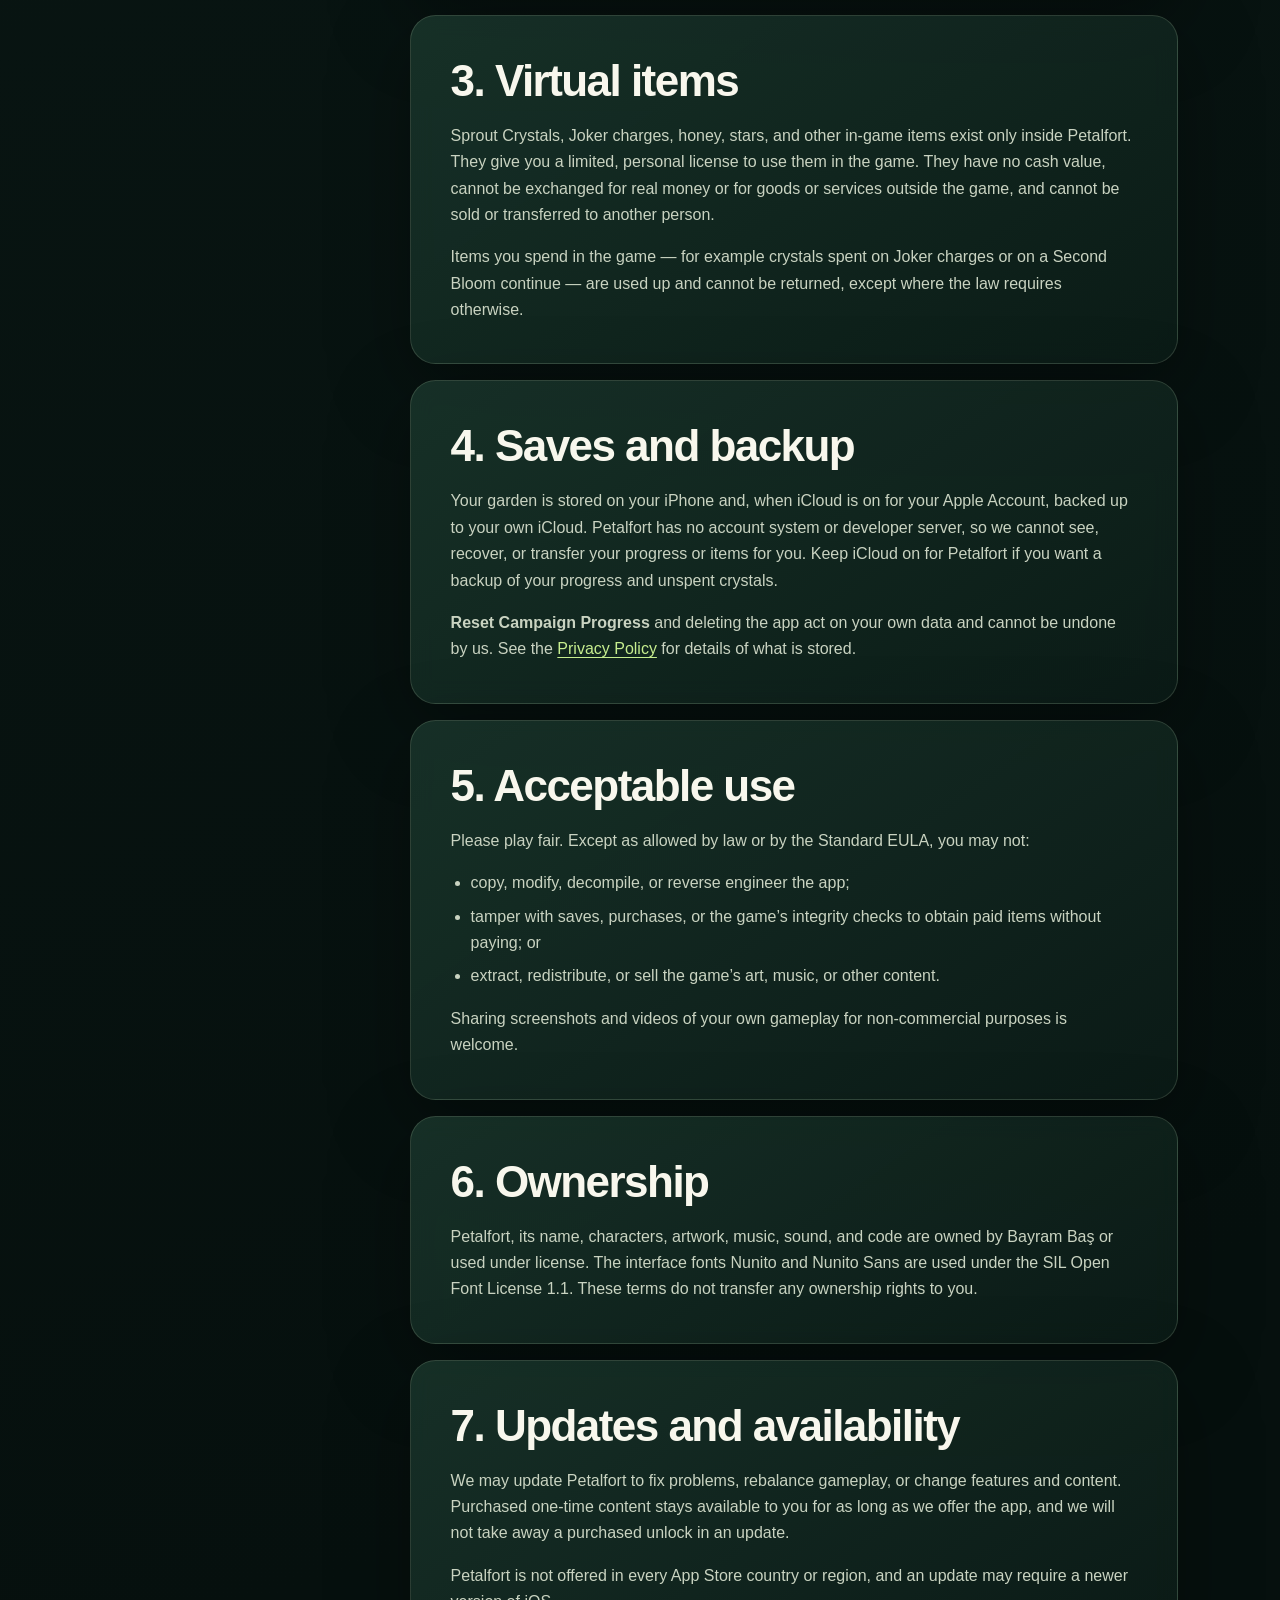
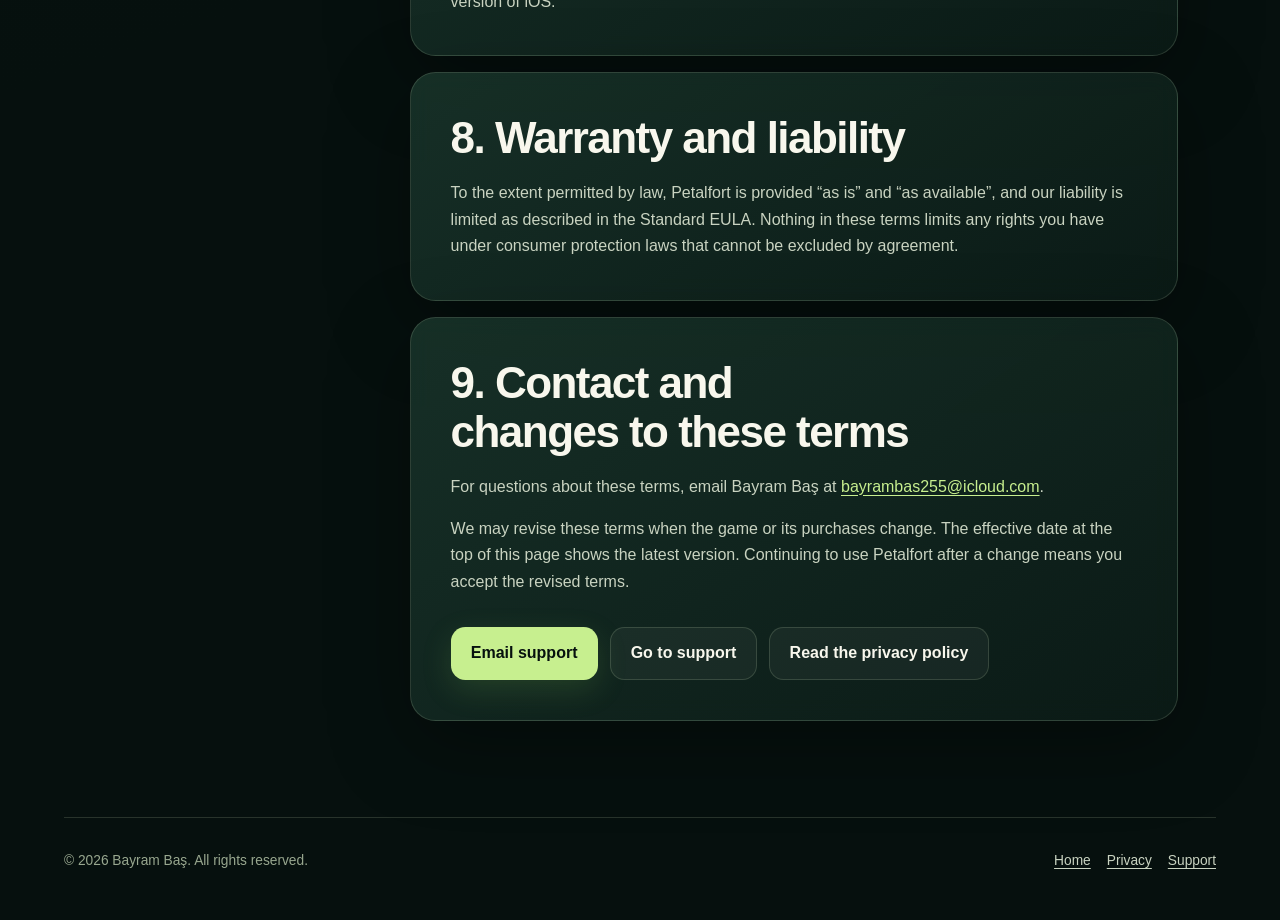
<file: terms/index.html>
<!doctype html>
<html lang="en">
<head>
  <meta charset="utf-8">
  <meta name="viewport" content="width=device-width, initial-scale=1">
  <meta name="description" content="Terms of use for Petalfort, including in-app purchases, virtual items, saves, and the Apple Standard EULA that governs the app.">
  <meta name="theme-color" content="#0a1815">
  <meta name="robots" content="index,follow">
  <meta http-equiv="Content-Security-Policy" content="default-src 'none'; style-src 'self'; img-src 'self' data:; base-uri 'none'; form-action 'none'; frame-ancestors 'none'">
  <title>Terms of Use — Petalfort</title>
  <link rel="canonical" href="https://bayrambas255.github.io/petalfort/terms/">
  <link rel="alternate" hreflang="en" href="https://bayrambas255.github.io/petalfort/terms/">
  <link rel="alternate" hreflang="x-default" href="https://bayrambas255.github.io/petalfort/terms/">
  <link rel="stylesheet" href="../assets/styles.css">
  <link rel="icon" href="../favicon.svg" type="image/svg+xml">
  <meta property="og:type" content="article">
  <meta property="og:site_name" content="Petalfort">
  <meta property="og:title" content="Terms of Use — Petalfort">
  <meta property="og:description" content="Terms of use for Petalfort: purchases, virtual items, saves, and the Apple Standard EULA.">
  <meta property="og:url" content="https://bayrambas255.github.io/petalfort/terms/">
  <meta property="og:locale" content="en_US">
</head>
<body>
  <a class="skip-link" href="#main-content">Skip to main content</a>
  <header class="site-header">
    <a class="brand" href="../" aria-label="Petalfort home">
      <span class="brand-mark" aria-hidden="true"></span>
      <span>Petalfort</span>
    </a>
    <nav aria-label="Primary navigation">
      <ul class="site-nav">
        <li><a href="../privacy/">Privacy</a></li>
        <li><a href="../support/">Support</a></li>
        <li><a href="./" aria-current="page">Terms</a></li>
      </ul>
    </nav>
  </header>

  <main id="main-content">
    <header class="page-hero">
      <p class="eyebrow">Fair play, in plain language</p>
      <h1>Terms of Use</h1>
      <p class="page-lede">These terms explain how you may use Petalfort and how purchases and in-game items work. They add to Apple’s standard license for apps from the App Store.</p>
      <p class="meta-line">Effective November 5, 2026 · Petalfort with optional purchases</p>
    </header>

    <div class="reading-layout">
      <nav class="contents" aria-label="Terms of use contents">
        <p>On this page</p>
        <ol>
          <li><a href="#agreement">Agreement</a></li>
          <li><a href="#purchases">Purchases</a></li>
          <li><a href="#virtual-items">Virtual items</a></li>
          <li><a href="#saves">Saves and backup</a></li>
          <li><a href="#use">Acceptable use</a></li>
          <li><a href="#ownership">Ownership</a></li>
          <li><a href="#changes">Updates and availability</a></li>
          <li><a href="#liability">Warranty and liability</a></li>
          <li><a href="#contact">Contact and changes</a></li>
        </ol>
      </nav>

      <article class="prose">
        <section class="prose-card" id="agreement">
          <h2>1. Agreement</h2>
          <p>Petalfort is developed and published by Bayram Baş (“we”). The app is licensed to you, not sold. Your use of Petalfort is governed by Apple’s <a href="https://www.apple.com/legal/internet-services/itunes/dev/stdeula/">Licensed Application End User License Agreement</a> (the “Standard EULA”) and by these terms, which supplement it. If the two conflict, the Standard EULA prevails.</p>
          <p>By downloading or playing Petalfort, you agree to these terms. If you do not agree, please do not use the app.</p>
        </section>

        <section class="prose-card" id="purchases">
          <h2>2. In-app purchases</h2>
          <p>Petalfort is free to download. The tutorial and the first two regions are free. Optional purchases are:</p>
          <ul>
            <li><strong>Full Garden</strong> — a one-time unlock for the last two regions, their Mastery challenges and Endless mode, with a welcome gift of Sprout Crystals;</li>
            <li><strong>Starter Pack</strong> — a one-time pack of Sprout Crystals and Joker charges; and</li>
            <li><strong>crystal packs</strong> — consumable bundles of Sprout Crystals.</li>
          </ul>
          <p>Every purchase shows exactly what it delivers. Nothing sold is random, no tower power is sold, and every mission can be won without Jokers or permanent upgrades. There are no ads and no subscriptions.</p>
          <p>All purchases are processed by Apple under the <a href="https://www.apple.com/legal/internet-services/itunes/">Apple Media Services Terms and Conditions</a>. Apple sets the price in your local currency, handles payment, Ask to Buy, and family controls, and decides refund requests. To request a refund, use Apple’s <a href="https://reportaproblem.apple.com">Report a Problem</a> page. If Apple refunds or revokes a purchase, the related item or access may be removed from the game.</p>
          <p>One-time purchases can be restored with <strong>Settings › Purchases &amp; Backup › Restore Purchases</strong> using the same Apple Account. Consumable items cannot be restored by the App Store; see section 4.</p>
        </section>

        <section class="prose-card" id="virtual-items">
          <h2>3. Virtual items</h2>
          <p>Sprout Crystals, Joker charges, honey, stars, and other in-game items exist only inside Petalfort. They give you a limited, personal license to use them in the game. They have no cash value, cannot be exchanged for real money or for goods or services outside the game, and cannot be sold or transferred to another person.</p>
          <p>Items you spend in the game — for example crystals spent on Joker charges or on a Second Bloom continue — are used up and cannot be returned, except where the law requires otherwise.</p>
        </section>

        <section class="prose-card" id="saves">
          <h2>4. Saves and backup</h2>
          <p>Your garden is stored on your iPhone and, when iCloud is on for your Apple Account, backed up to your own iCloud. Petalfort has no account system or developer server, so we cannot see, recover, or transfer your progress or items for you. Keep iCloud on for Petalfort if you want a backup of your progress and unspent crystals.</p>
          <p><strong>Reset Campaign Progress</strong> and deleting the app act on your own data and cannot be undone by us. See the <a href="../privacy/">Privacy Policy</a> for details of what is stored.</p>
        </section>

        <section class="prose-card" id="use">
          <h2>5. Acceptable use</h2>
          <p>Please play fair. Except as allowed by law or by the Standard EULA, you may not:</p>
          <ul>
            <li>copy, modify, decompile, or reverse engineer the app;</li>
            <li>tamper with saves, purchases, or the game’s integrity checks to obtain paid items without paying; or</li>
            <li>extract, redistribute, or sell the game’s art, music, or other content.</li>
          </ul>
          <p>Sharing screenshots and videos of your own gameplay for non-commercial purposes is welcome.</p>
        </section>

        <section class="prose-card" id="ownership">
          <h2>6. Ownership</h2>
          <p>Petalfort, its name, characters, artwork, music, sound, and code are owned by Bayram Baş or used under license. The interface fonts Nunito and Nunito Sans are used under the SIL Open Font License 1.1. These terms do not transfer any ownership rights to you.</p>
        </section>

        <section class="prose-card" id="changes">
          <h2>7. Updates and availability</h2>
          <p>We may update Petalfort to fix problems, rebalance gameplay, or change features and content. Purchased one-time content stays available to you for as long as we offer the app, and we will not take away a purchased unlock in an update.</p>
          <p>Petalfort is not offered in every App Store country or region, and an update may require a newer version of iOS.</p>
        </section>

        <section class="prose-card" id="liability">
          <h2>8. Warranty and liability</h2>
          <p>To the extent permitted by law, Petalfort is provided “as is” and “as available”, and our liability is limited as described in the Standard EULA. Nothing in these terms limits any rights you have under consumer protection laws that cannot be excluded by agreement.</p>
        </section>

        <section class="prose-card" id="contact">
          <h2>9. Contact and changes to these terms</h2>
          <p>For questions about these terms, email Bayram Baş at <a href="mailto:bayrambas255@icloud.com">bayrambas255@icloud.com</a>.</p>
          <p>We may revise these terms when the game or its purchases change. The effective date at the top of this page shows the latest version. Continuing to use Petalfort after a change means you accept the revised terms.</p>
          <div class="hero-actions">
            <a class="button" href="mailto:bayrambas255@icloud.com">Email support</a>
            <a class="button button-secondary" href="../support/">Go to support</a>
            <a class="button button-secondary" href="../privacy/">Read the privacy policy</a>
          </div>
        </section>
      </article>
    </div>
  </main>

  <footer class="site-footer">
    <span>© 2026 Bayram Baş. All rights reserved.</span>
    <ul class="footer-links">
      <li><a href="../">Home</a></li>
      <li><a href="../privacy/">Privacy</a></li>
      <li><a href="../support/">Support</a></li>
    </ul>
  </footer>
</body>
</html>
</file>
<file: assets/styles.css>
:root {
  color-scheme: dark;
  --ink: #f8f7ed;
  --ink-soft: #c9d3c1;
  --ink-muted: #98a78f;
  --night: #0a1815;
  --night-deep: #06100e;
  --panel: rgba(20, 43, 35, 0.82);
  --panel-solid: #142b23;
  --line: rgba(218, 235, 200, 0.16);
  --leaf: #9bd268;
  --leaf-bright: #c7ef8f;
  --gold: #f4c95d;
  --coral: #ff8a6b;
  --shadow: 0 24px 80px rgba(0, 0, 0, 0.34);
  --radius-lg: 1.6rem;
  --radius-md: 1rem;
  --content: 72rem;
  --reading: 48rem;
}

* {
  box-sizing: border-box;
}

html {
  scroll-behavior: smooth;
}

body {
  min-width: 18rem;
  margin: 0;
  color: var(--ink);
  background:
    radial-gradient(circle at 15% 0%, rgba(105, 151, 78, 0.19), transparent 34rem),
    radial-gradient(circle at 88% 10%, rgba(244, 201, 93, 0.11), transparent 28rem),
    linear-gradient(160deg, var(--night), var(--night-deep) 72%);
  font-family: ui-rounded, "SF Pro Rounded", "SF Pro Display", -apple-system,
    BlinkMacSystemFont, "Segoe UI", sans-serif;
  font-size: 1rem;
  line-height: 1.65;
  -webkit-font-smoothing: antialiased;
}

body::before {
  position: fixed;
  inset: 0;
  z-index: -1;
  pointer-events: none;
  content: "";
  opacity: 0.26;
  background-image:
    linear-gradient(rgba(255, 255, 255, 0.025) 1px, transparent 1px),
    linear-gradient(90deg, rgba(255, 255, 255, 0.025) 1px, transparent 1px);
  background-size: 2.75rem 2.75rem;
  mask-image: linear-gradient(to bottom, black, transparent 80%);
}

a {
  color: var(--leaf-bright);
  text-underline-offset: 0.2em;
}

a:hover {
  color: #e1ffb9;
}

a:focus-visible,
button:focus-visible,
[tabindex]:focus-visible {
  outline: 3px solid var(--gold);
  outline-offset: 4px;
}

.skip-link {
  position: fixed;
  top: 0.75rem;
  left: 0.75rem;
  z-index: 20;
  padding: 0.7rem 1rem;
  color: var(--night-deep);
  background: var(--ink);
  border-radius: 999px;
  font-weight: 800;
  transform: translateY(-160%);
}

.skip-link:focus {
  transform: translateY(0);
}

.site-header,
.site-footer,
main {
  width: min(calc(100% - 2rem), var(--content));
  margin-inline: auto;
}

.site-header {
  display: flex;
  align-items: center;
  justify-content: space-between;
  gap: 1rem;
  padding-block: 1.25rem;
}

.brand {
  display: inline-flex;
  align-items: center;
  gap: 0.75rem;
  color: var(--ink);
  font-size: 1.05rem;
  font-weight: 900;
  letter-spacing: 0.015em;
  text-decoration: none;
}

.brand-mark {
  position: relative;
  display: grid;
  width: 2.35rem;
  height: 2.35rem;
  place-items: center;
  border: 1px solid rgba(255, 255, 255, 0.22);
  border-radius: 42% 58% 48% 52%;
  background: linear-gradient(145deg, var(--leaf-bright), #5ea34d);
  box-shadow: 0 8px 24px rgba(121, 191, 84, 0.22);
  transform: rotate(-8deg);
}

.brand-mark::after {
  width: 0.62rem;
  height: 0.62rem;
  content: "";
  border-radius: 50%;
  background: var(--night);
  box-shadow: 0.64rem 0.12rem 0 -0.15rem var(--gold);
}

.site-nav,
.language-nav {
  display: flex;
  align-items: center;
  gap: 0.3rem;
  margin: 0;
  padding: 0;
  list-style: none;
}

.site-nav a,
.language-link {
  display: inline-flex;
  min-height: 2.75rem;
  align-items: center;
  justify-content: center;
  padding: 0.55rem 0.85rem;
  color: var(--ink-soft);
  border-radius: 999px;
  font-size: 0.92rem;
  font-weight: 750;
  text-decoration: none;
}

.site-nav a:hover,
.site-nav a[aria-current="page"],
.language-link:hover {
  color: var(--ink);
  background: rgba(255, 255, 255, 0.08);
}

.language-link {
  border: 1px solid var(--line);
}

.hero {
  display: grid;
  min-height: min(46rem, calc(100svh - 6rem));
  align-items: center;
  padding-block: clamp(4rem, 10vw, 8rem);
}

.hero-inner {
  max-width: 58rem;
}

.eyebrow {
  display: inline-flex;
  align-items: center;
  gap: 0.5rem;
  margin: 0 0 1.25rem;
  color: var(--leaf-bright);
  font-size: 0.83rem;
  font-weight: 850;
  letter-spacing: 0.12em;
  text-transform: uppercase;
}

.eyebrow::before {
  width: 0.55rem;
  height: 0.55rem;
  content: "";
  border-radius: 50%;
  background: var(--leaf);
  box-shadow: 0 0 0 0.35rem rgba(155, 210, 104, 0.13);
}

h1,
h2,
h3 {
  margin-block: 0;
  line-height: 1.12;
  text-wrap: balance;
}

h1 {
  max-width: 14ch;
  font-size: clamp(3.6rem, 12vw, 8.2rem);
  font-weight: 950;
  letter-spacing: -0.065em;
}

.page-hero h1 {
  max-width: 18ch;
  font-size: clamp(2.8rem, 8vw, 5.8rem);
}

h2 {
  margin-bottom: 1.1rem;
  font-size: clamp(1.75rem, 4vw, 2.75rem);
  letter-spacing: -0.035em;
}

h3 {
  margin-bottom: 0.55rem;
  font-size: 1.18rem;
  letter-spacing: -0.015em;
}

.hero-lede,
.page-lede {
  max-width: 44rem;
  margin: 1.4rem 0 0;
  color: var(--ink-soft);
  font-size: clamp(1.15rem, 2.4vw, 1.55rem);
  line-height: 1.5;
  text-wrap: pretty;
}

.hero-actions {
  display: flex;
  flex-wrap: wrap;
  gap: 0.8rem;
  margin-top: 2rem;
}

.button {
  display: inline-flex;
  min-height: 3.25rem;
  align-items: center;
  justify-content: center;
  padding: 0.75rem 1.2rem;
  color: var(--night-deep);
  border: 1px solid transparent;
  border-radius: 0.9rem;
  background: var(--leaf-bright);
  box-shadow: 0 10px 30px rgba(125, 191, 84, 0.17);
  font-weight: 900;
  text-decoration: none;
}

.button:hover {
  color: var(--night-deep);
  background: #dcffae;
  transform: translateY(-1px);
}

.button-secondary {
  color: var(--ink);
  border-color: var(--line);
  background: rgba(255, 255, 255, 0.045);
  box-shadow: none;
}

.button-secondary:hover {
  color: var(--ink);
  background: rgba(255, 255, 255, 0.1);
}

.trust-list {
  display: flex;
  flex-wrap: wrap;
  gap: 0.6rem;
  margin: 2rem 0 0;
  padding: 0;
  list-style: none;
}

.trust-list li {
  padding: 0.38rem 0.7rem;
  color: var(--ink-soft);
  border: 1px solid var(--line);
  border-radius: 999px;
  background: rgba(6, 16, 14, 0.4);
  font-size: 0.85rem;
  font-weight: 750;
}

.section {
  padding-block: clamp(4rem, 9vw, 7rem);
}

.section-intro {
  max-width: 42rem;
  margin-bottom: 2rem;
}

.section-intro p,
.prose p,
.card p,
.faq p {
  color: var(--ink-soft);
}

.card-grid {
  display: grid;
  grid-template-columns: repeat(3, minmax(0, 1fr));
  gap: 1rem;
}

.card,
.prose-card,
.callout,
.faq details {
  border: 1px solid var(--line);
  background: linear-gradient(145deg, rgba(28, 58, 47, 0.76), rgba(12, 29, 24, 0.78));
  box-shadow: var(--shadow);
  backdrop-filter: blur(12px);
}

.card {
  min-height: 15rem;
  padding: clamp(1.4rem, 3vw, 2rem);
  border-radius: var(--radius-lg);
}

.card-index {
  display: block;
  margin-bottom: 3rem;
  color: var(--gold);
  font-size: 0.78rem;
  font-weight: 900;
  letter-spacing: 0.12em;
}

.fact-band {
  display: grid;
  grid-template-columns: repeat(3, 1fr);
  overflow: hidden;
  border: 1px solid var(--line);
  border-radius: var(--radius-lg);
  background: var(--panel);
}

.fact {
  padding: clamp(1.35rem, 4vw, 2.4rem);
  text-align: center;
}

.fact + .fact {
  border-left: 1px solid var(--line);
}

.fact strong {
  display: block;
  color: var(--leaf-bright);
  font-size: clamp(2rem, 6vw, 3.4rem);
  line-height: 1;
}

.fact span {
  display: block;
  margin-top: 0.65rem;
  color: var(--ink-soft);
  font-size: 0.9rem;
  font-weight: 750;
}

.page-hero {
  padding: clamp(4rem, 9vw, 7rem) 0 clamp(2.5rem, 6vw, 4.5rem);
}

.meta-line {
  margin-top: 1.35rem;
  color: var(--ink-muted);
  font-size: 0.9rem;
  font-weight: 700;
}

.reading-layout {
  display: grid;
  grid-template-columns: minmax(11rem, 16rem) minmax(0, var(--reading));
  gap: clamp(2rem, 7vw, 7rem);
  align-items: start;
  padding-bottom: 6rem;
}

.contents {
  position: sticky;
  top: 1.25rem;
  padding: 1rem;
  border: 1px solid var(--line);
  border-radius: var(--radius-md);
  background: rgba(6, 16, 14, 0.72);
}

.contents p {
  margin: 0 0 0.7rem;
  color: var(--ink-muted);
  font-size: 0.76rem;
  font-weight: 900;
  letter-spacing: 0.1em;
  text-transform: uppercase;
}

.contents ol {
  margin: 0;
  padding-left: 1.25rem;
}

.contents a {
  color: var(--ink-soft);
  font-size: 0.9rem;
  text-decoration: none;
}

.contents a:hover {
  color: var(--leaf-bright);
}

.prose-card {
  scroll-margin-top: 1rem;
  padding: clamp(1.4rem, 4vw, 2.5rem);
  border-radius: var(--radius-lg);
}

.prose-card + .prose-card {
  margin-top: 1rem;
}

.prose-card p:last-child,
.prose-card ul:last-child {
  margin-bottom: 0;
}

.prose ul,
.support-checklist {
  padding-left: 1.25rem;
  color: var(--ink-soft);
}

.prose li + li,
.support-checklist li + li {
  margin-top: 0.45rem;
}

.callout {
  padding: clamp(1.4rem, 4vw, 2.25rem);
  border-radius: var(--radius-lg);
  border-color: rgba(199, 239, 143, 0.32);
}

.callout + .faq,
.faq + .callout {
  margin-top: 1.25rem;
}

.callout p {
  max-width: 44rem;
  color: var(--ink-soft);
}

.notice {
  padding: 1rem 1.1rem;
  color: #f6e5ba;
  border-left: 4px solid var(--gold);
  border-radius: 0.4rem var(--radius-md) var(--radius-md) 0.4rem;
  background: rgba(244, 201, 93, 0.09);
}

.faq details {
  border-radius: var(--radius-md);
}

.faq details + details {
  margin-top: 0.75rem;
}

.faq summary {
  padding: 1.1rem 3rem 1.1rem 1.2rem;
  cursor: pointer;
  font-weight: 850;
}

.faq details p,
.faq details ul {
  margin: 0;
  padding: 0 1.2rem 1.2rem;
}

.faq details ul {
  padding-left: 2.4rem;
  color: var(--ink-soft);
}

.error-page {
  display: grid;
  min-height: calc(100svh - 13rem);
  place-items: center;
  text-align: center;
}

.error-code {
  margin: 0;
  color: var(--leaf-bright);
  font-size: clamp(5rem, 22vw, 12rem);
  font-weight: 950;
  letter-spacing: -0.08em;
  line-height: 0.9;
}

.error-page h1 {
  margin: 1.4rem auto 0;
  font-size: clamp(2rem, 6vw, 3.8rem);
  letter-spacing: -0.04em;
}

.site-footer {
  display: flex;
  align-items: flex-start;
  justify-content: space-between;
  gap: 2rem;
  padding-block: 2rem 3rem;
  color: var(--ink-muted);
  border-top: 1px solid var(--line);
  font-size: 0.86rem;
}

.footer-links {
  display: flex;
  flex-wrap: wrap;
  gap: 1rem;
  margin: 0;
  padding: 0;
  list-style: none;
}

.footer-links a {
  color: var(--ink-soft);
}

@media (max-width: 50rem) {
  .site-header {
    align-items: flex-start;
  }

  .site-nav .optional-nav-item {
    display: none;
  }

  .card-grid {
    grid-template-columns: 1fr;
  }

  .card {
    min-height: auto;
  }

  .card-index {
    margin-bottom: 1.8rem;
  }

  .reading-layout {
    grid-template-columns: 1fr;
  }

  .contents {
    position: static;
  }
}

@media (max-width: 35rem) {
  .site-header {
    flex-wrap: wrap;
  }

  .site-header nav {
    order: 3;
    width: 100%;
  }

  .site-nav {
    justify-content: space-between;
  }

  .site-nav li {
    flex: 1;
  }

  .site-nav a {
    width: 100%;
  }

  .fact-band {
    grid-template-columns: 1fr;
  }

  .fact + .fact {
    border-top: 1px solid var(--line);
    border-left: 0;
  }

  .site-footer {
    display: block;
  }

  .footer-links {
    margin-top: 1rem;
  }
}

@media (prefers-reduced-motion: reduce) {
  html {
    scroll-behavior: auto;
  }

  *,
  *::before,
  *::after {
    scroll-behavior: auto !important;
    transition-duration: 0.01ms !important;
    animation-duration: 0.01ms !important;
    animation-iteration-count: 1 !important;
  }
}

@media print {
  :root {
    color-scheme: light;
  }

  body {
    color: #122018;
    background: #fff;
  }

  body::before,
  .site-header,
  .site-footer,
  .contents,
  .hero-actions {
    display: none;
  }

  .page-hero {
    padding-top: 1rem;
  }

  .reading-layout {
    display: block;
  }

  .prose-card,
  .callout,
  .faq details {
    color: #122018;
    border: 1px solid #c8d0ca;
    background: #fff;
    box-shadow: none;
  }

  .prose-card p,
  .callout p,
  .faq details p,
  .faq details ul {
    color: #263b2e;
  }
}
</file>
